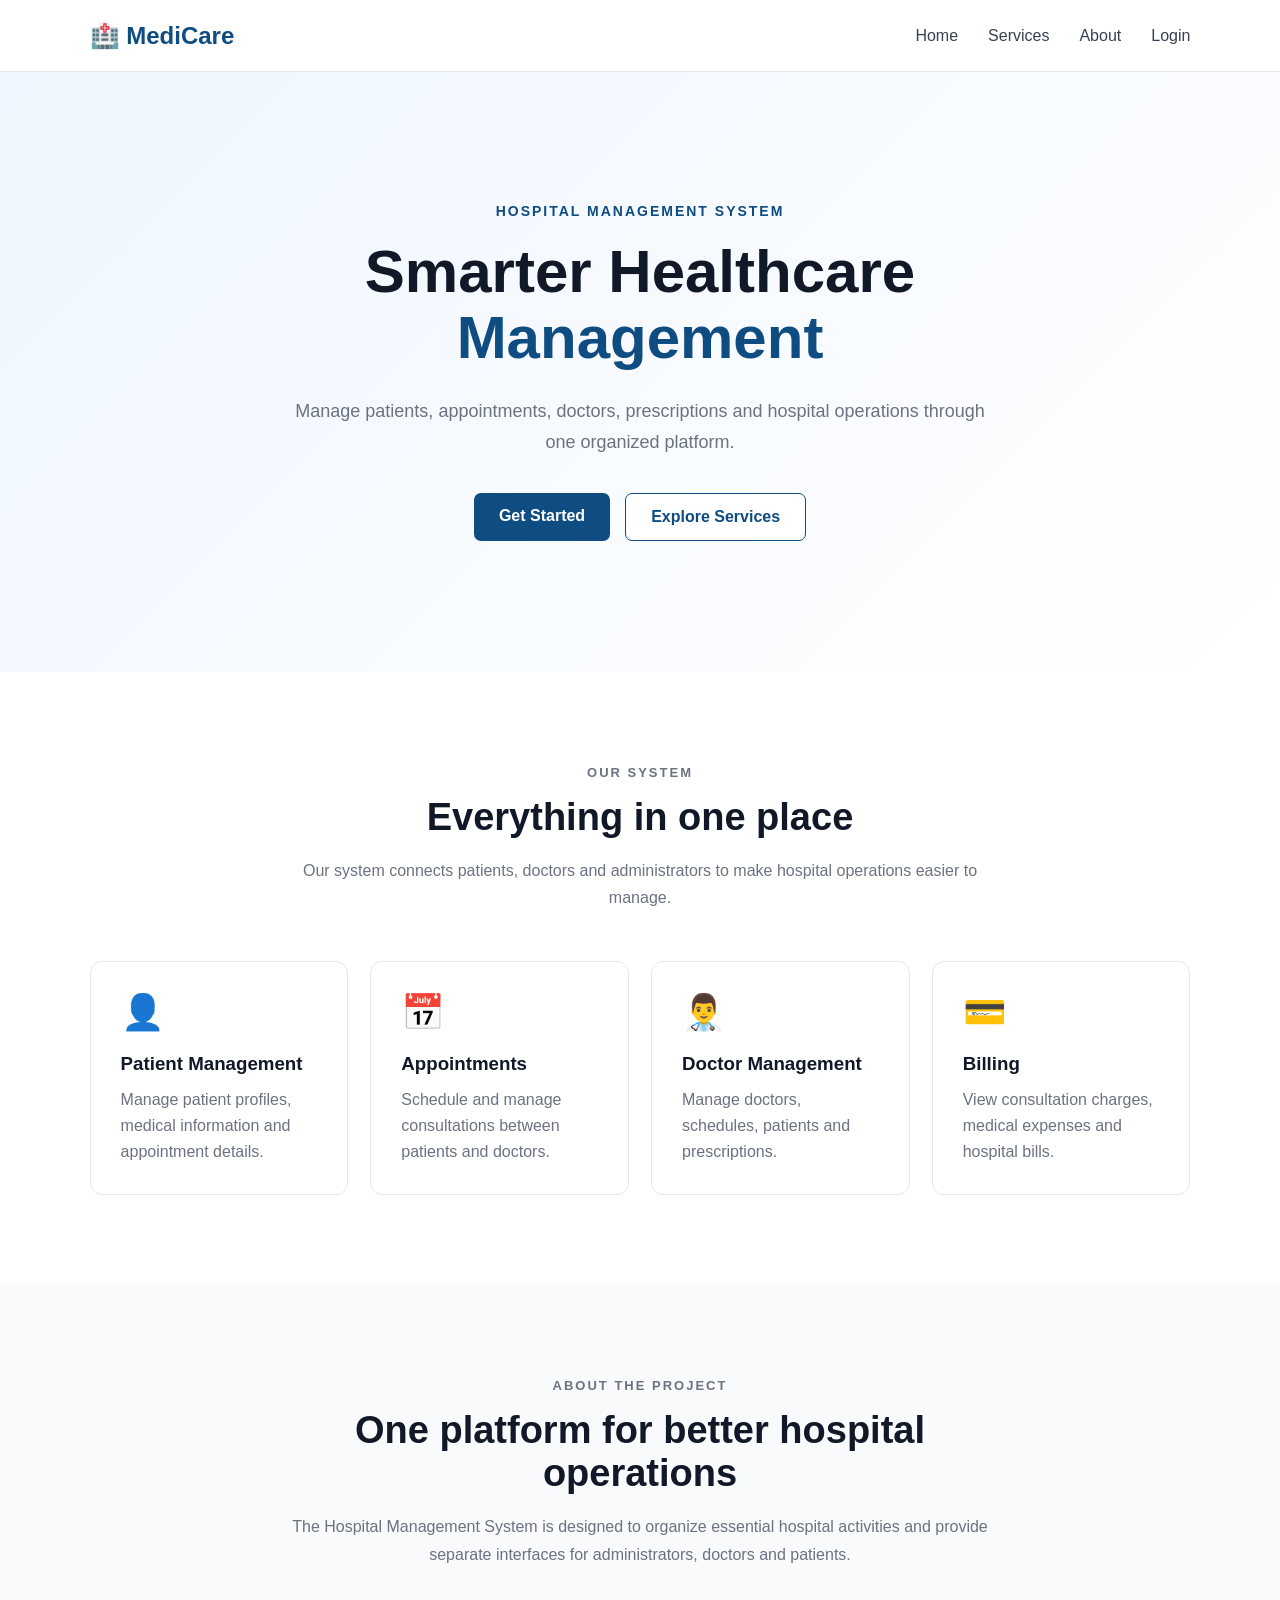
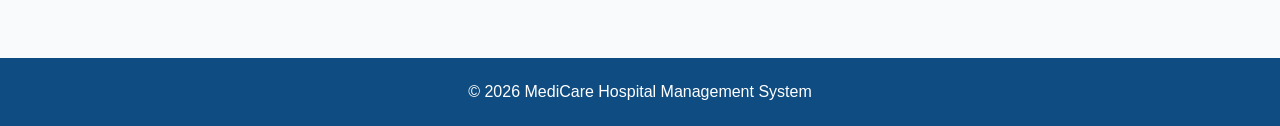
<file: index.html>
<!DOCTYPE html>
<html lang="en">

<head>
    <meta charset="UTF-8">
    <meta name="viewport" content="width=device-width, initial-scale=1.0">

    <title>MediCare | Hospital Management System</title>

    <link rel="stylesheet" href="css/style.css">
</head>

<body>

    <!-- Navigation -->
    <nav class="navbar">

        <div class="logo">
            🏥 MediCare
        </div>

        <div class="nav-links">
            <a href="#home">Home</a>
            <a href="#services">Services</a>
            <a href="#about">About</a>
            <a href="login.html">Login</a>
        </div>

    </nav>


    <!-- Hero Section -->
    <section class="hero" id="home">

        <div class="hero-content">

            <p class="tagline">HOSPITAL MANAGEMENT SYSTEM</p>

            <h1>
                Smarter Healthcare
                <span>Management</span>
            </h1>

            <p class="hero-description">
                Manage patients, appointments, doctors, prescriptions
                and hospital operations through one organized platform.
            </p>

            <div class="hero-buttons">

                <a href="login.html" class="primary-button">
                    Get Started
                </a>

                <a href="#services" class="secondary-button">
                    Explore Services
                </a>

            </div>

        </div>

    </section>


    <!-- Services -->
    <section class="services" id="services">

        <div class="section-heading">

            <p class="small-heading">OUR SYSTEM</p>

            <h2>
                Everything in one place
            </h2>

            <p>
                Our system connects patients, doctors and administrators
                to make hospital operations easier to manage.
            </p>

        </div>


        <div class="service-grid">

            <div class="service-card">

                <div class="icon">👤</div>

                <h3>Patient Management</h3>

                <p>
                    Manage patient profiles, medical information
                    and appointment details.
                </p>

            </div>


            <div class="service-card">

                <div class="icon">📅</div>

                <h3>Appointments</h3>

                <p>
                    Schedule and manage consultations between
                    patients and doctors.
                </p>

            </div>


            <div class="service-card">

                <div class="icon">👨‍⚕️</div>

                <h3>Doctor Management</h3>

                <p>
                    Manage doctors, schedules, patients and
                    prescriptions.
                </p>

            </div>


            <div class="service-card">

                <div class="icon">💳</div>

                <h3>Billing</h3>

                <p>
                    View consultation charges, medical expenses
                    and hospital bills.
                </p>

            </div>

        </div>

    </section>


    <!-- About -->
    <section class="about" id="about">

        <div>

            <p class="small-heading">ABOUT THE PROJECT</p>

            <h2>
                One platform for better
                hospital operations
            </h2>

            <p>
                The Hospital Management System is designed to
                organize essential hospital activities and provide
                separate interfaces for administrators, doctors
                and patients.
            </p>

        </div>

    </section>


    <!-- Footer -->
    <footer>

        <p>
            © 2026 MediCare Hospital Management System
        </p>

    </footer>


</body>

</html>
</file>
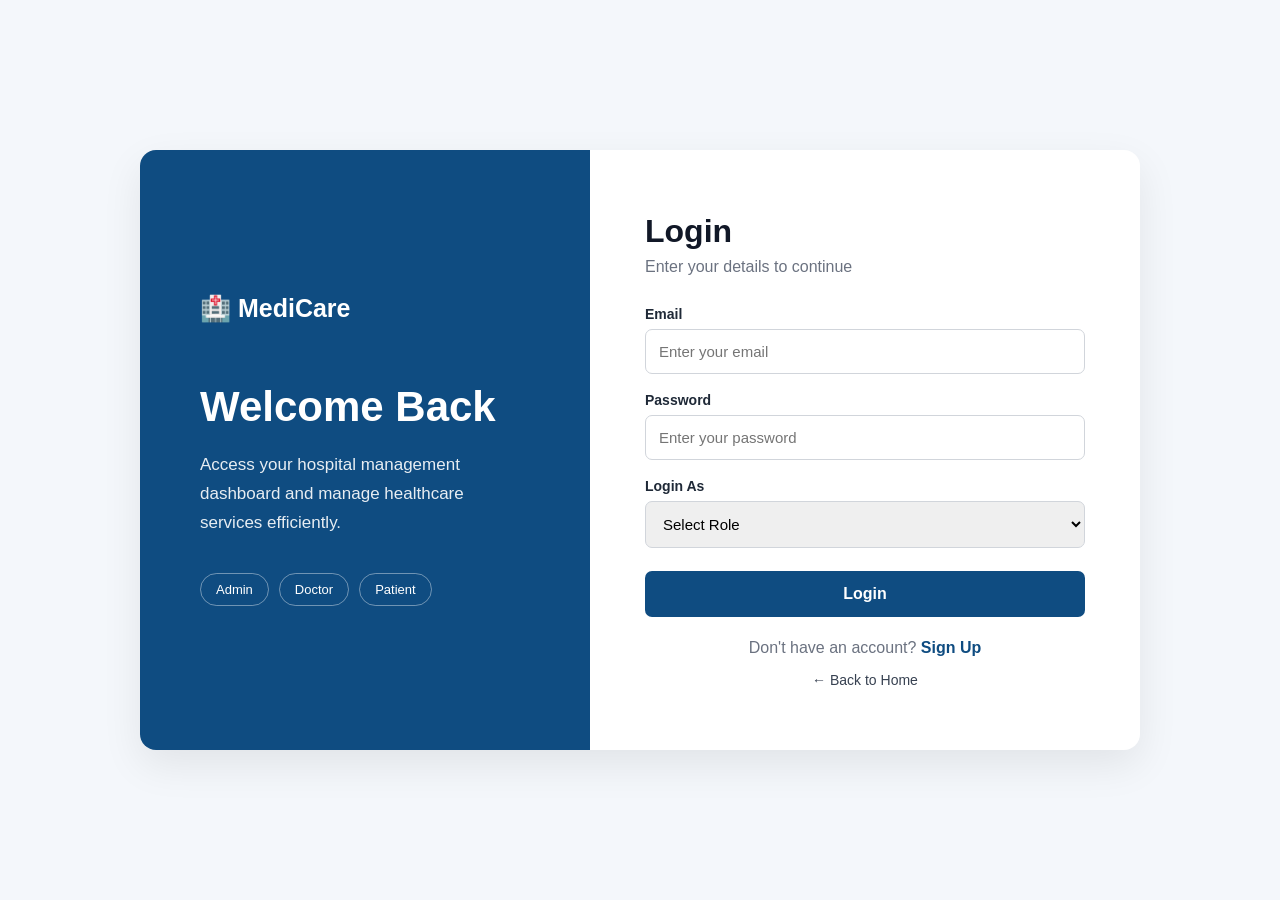
<file: login.html>
<!DOCTYPE html>
<html lang="en">

<head>
    <meta charset="UTF-8">
    <meta name="viewport" content="width=device-width, initial-scale=1.0">

    <title>Login | MediCare</title>

    <link rel="stylesheet" href="css/style.css">
</head>

<body class="auth-page">

    <div class="auth-container">

        <div class="auth-info">

            <div class="auth-logo">🏥 MediCare</div>

            <h1>
                Welcome Back
            </h1>

            <p>
                Access your hospital management dashboard
                and manage healthcare services efficiently.
            </p>

            <div class="role-info">
                <span>Admin</span>
                <span>Doctor</span>
                <span>Patient</span>
            </div>

        </div>


        <div class="auth-card">

            <h2>Login</h2>

            <p class="auth-subtitle">
                Enter your details to continue
            </p>

            <form id="loginForm">

                <label for="email">Email</label>

                <input
                    type="email"
                    id="email"
                    placeholder="Enter your email"
                    required
                >


                <label for="password">Password</label>

                <input
                    type="password"
                    id="password"
                    placeholder="Enter your password"
                    required
                >


                <label for="role">Login As</label>

                <select id="role" required>

                    <option value="">Select Role</option>

                    <option value="admin">
                        Admin
                    </option>

                    <option value="doctor">
                        Doctor
                    </option>

                    <option value="patient">
                        Patient
                    </option>

                </select>


                <button type="submit" class="auth-button">
                    Login
                </button>

            </form>


            <p class="auth-switch">

                Don't have an account?

                <a href="signup.html">
                    Sign Up
                </a>

            </p>


            <a href="index.html" class="back-home">
                ← Back to Home
            </a>

        </div>

    </div>


    <script src="js/auth.js"></script>

</body>

</html>
</file>
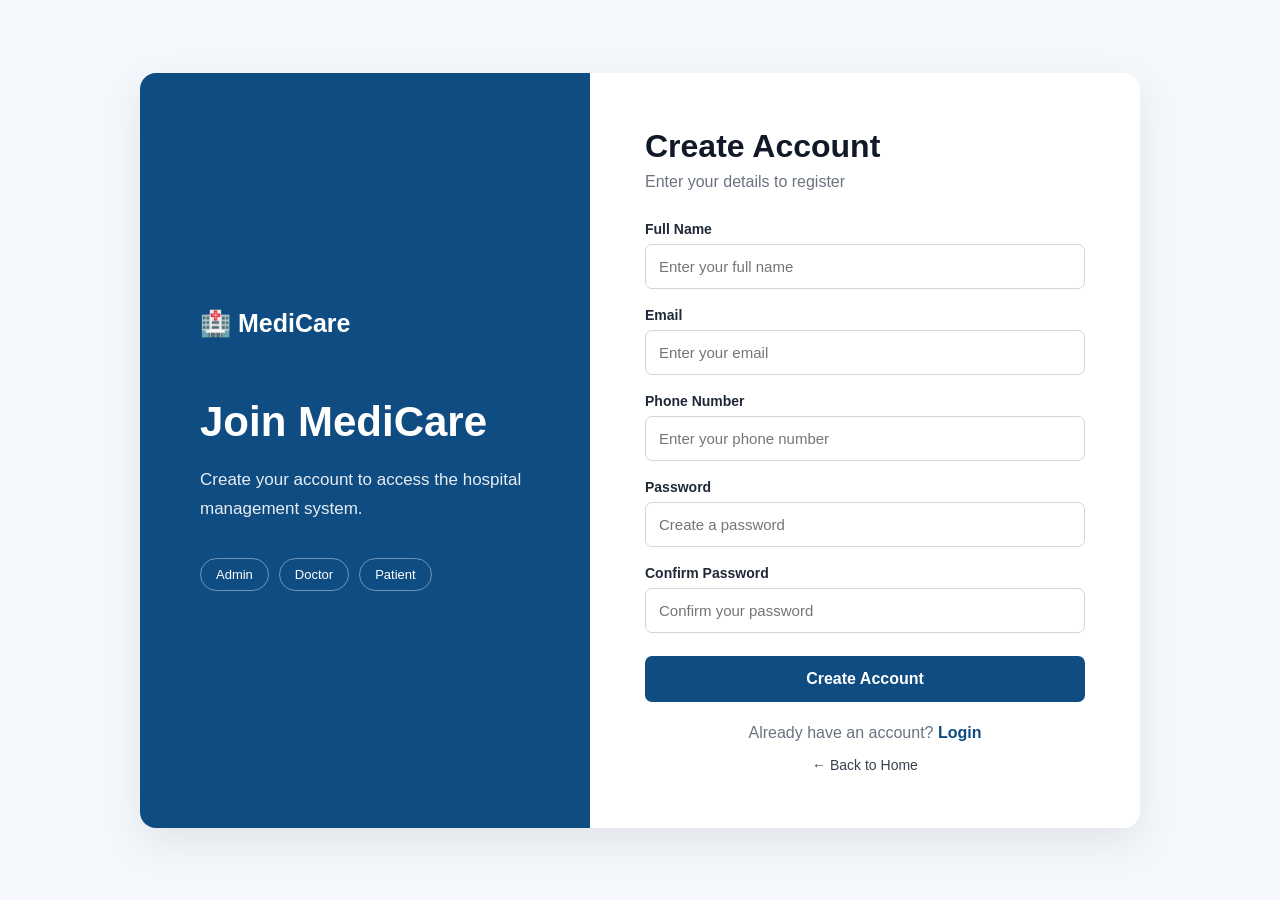
<file: signup.html>
<!DOCTYPE html>
<html lang="en">

<head>
    <meta charset="UTF-8">
    <meta name="viewport" content="width=device-width, initial-scale=1.0">

    <title>Sign Up | MediCare</title>

    <link rel="stylesheet" href="css/style.css">
</head>

<body class="auth-page">

    <div class="auth-container">

        <div class="auth-info">

            <div class="auth-logo">🏥 MediCare</div>

            <h1>
                Join MediCare
            </h1>

            <p>
                Create your account to access the
                hospital management system.
            </p>

            <div class="role-info">
                <span>Admin</span>
                <span>Doctor</span>
                <span>Patient</span>
            </div>

        </div>


        <div class="auth-card">

            <h2>Create Account</h2>

            <p class="auth-subtitle">
                Enter your details to register
            </p>


            <form id="signupForm">

                <label for="name">Full Name</label>

                <input
                    type="text"
                    id="name"
                    placeholder="Enter your full name"
                    required
                >


                <label for="signupEmail">Email</label>

                <input
                    type="email"
                    id="signupEmail"
                    placeholder="Enter your email"
                    required
                >


                <label for="phone">Phone Number</label>

                <input
                    type="tel"
                    id="phone"
                    placeholder="Enter your phone number"
                    required
                >


                <label for="signupPassword">Password</label>

                <input
                    type="password"
                    id="signupPassword"
                    placeholder="Create a password"
                    required
                >


                <label for="confirmPassword">
                    Confirm Password
                </label>

                <input
                    type="password"
                    id="confirmPassword"
                    placeholder="Confirm your password"
                    required
                >


                <button type="submit" class="auth-button">
                    Create Account
                </button>

            </form>


            <p class="auth-switch">

                Already have an account?

                <a href="login.html">
                    Login
                </a>

            </p>


            <a href="index.html" class="back-home">
                ← Back to Home
            </a>

        </div>

    </div>


    <script src="js/auth.js"></script>

</body>

</html>
</file>
<file: css/style.css>
* {
    margin: 0;
    padding: 0;
    box-sizing: border-box;
}

html {
    scroll-behavior: smooth;
}

body {
    font-family: Arial, sans-serif;
    color: #1f2937;
    background: #ffffff;
}


/* =========================
   NAVBAR
========================= */

.navbar {
    height: 72px;
    padding: 0 7%;
    display: flex;
    align-items: center;
    justify-content: space-between;
    background: white;
    border-bottom: 1px solid #e5e7eb;
}

.logo {
    font-size: 24px;
    font-weight: bold;
    color: #0f4c81;
}

.nav-links {
    display: flex;
    gap: 30px;
    align-items: center;
}

.nav-links a {
    text-decoration: none;
    color: #374151;
    font-weight: 500;
}

.nav-links a:hover {
    color: #0f4c81;
}


/* =========================
   HERO
========================= */

.hero {
    min-height: 600px;
    padding: 80px 7%;
    display: flex;
    align-items: center;
    justify-content: center;
    text-align: center;
    background: linear-gradient(
        135deg,
        #eff6ff,
        #ffffff
    );
}

.hero-content {
    max-width: 850px;
}

.tagline {
    color: #0f4c81;
    font-size: 14px;
    font-weight: bold;
    letter-spacing: 2px;
    margin-bottom: 20px;
}

.hero h1 {
    font-size: 60px;
    line-height: 1.1;
    margin-bottom: 25px;
    color: #111827;
}

.hero h1 span {
    color: #0f4c81;
}

.hero-description {
    font-size: 18px;
    line-height: 1.7;
    color: #6b7280;
    max-width: 700px;
    margin: 0 auto 35px;
}


/* =========================
   BUTTONS
========================= */

.hero-buttons {
    display: flex;
    justify-content: center;
    gap: 15px;
}

.primary-button,
.secondary-button {
    padding: 14px 25px;
    border-radius: 7px;
    text-decoration: none;
    font-weight: bold;
}

.primary-button {
    background: #0f4c81;
    color: white;
}

.secondary-button {
    border: 1px solid #0f4c81;
    color: #0f4c81;
    background: white;
}

.primary-button:hover {
    background: #12395b;
}

.secondary-button:hover {
    background: #eff6ff;
}


/* =========================
   SERVICES
========================= */

.services {
    padding: 90px 7%;
    background: white;
}

.section-heading {
    max-width: 700px;
    margin: 0 auto 50px;
    text-align: center;
}

.small-heading {
    color: #0f4c81;
    font-size: 13px;
    font-weight: bold;
    letter-spacing: 2px;
    margin-bottom: 12px;
}

.section-heading h2,
.about h2 {
    font-size: 38px;
    margin-bottom: 18px;
    color: #111827;
}

.section-heading p {
    color: #6b7280;
    line-height: 1.7;
}


/* =========================
   SERVICE GRID
========================= */

.service-grid {
    display: grid;
    grid-template-columns: repeat(4, 1fr);
    gap: 22px;
}

.service-card {
    padding: 30px;
    border: 1px solid #e5e7eb;
    border-radius: 12px;
    background: white;
    transition: 0.2s;
}

.service-card:hover {
    transform: translateY(-5px);
    box-shadow: 0 10px 25px rgba(0, 0, 0, 0.08);
}

.icon {
    font-size: 35px;
    margin-bottom: 20px;
}

.service-card h3 {
    margin-bottom: 12px;
    color: #111827;
}

.service-card p {
    color: #6b7280;
    line-height: 1.6;
}


/* =========================
   ABOUT
========================= */

.about {
    padding: 90px 7%;
    background: #f8fafc;
    text-align: center;
}

.about > div {
    max-width: 750px;
    margin: auto;
}

.about p {
    color: #6b7280;
    line-height: 1.7;
}


/* =========================
   FOOTER
========================= */

footer {
    padding: 25px;
    text-align: center;
    background: #0f4c81;
    color: white;
}


/* =========================
   RESPONSIVE
========================= */

@media (max-width: 900px) {

    .service-grid {
        grid-template-columns: repeat(2, 1fr);
    }

    .hero h1 {
        font-size: 45px;
    }

}


@media (max-width: 600px) {

    .navbar {
        padding: 0 5%;
    }

    .nav-links {
        gap: 12px;
    }

    .nav-links a:nth-child(2),
    .nav-links a:nth-child(3) {
        display: none;
    }

    .hero {
        padding: 60px 5%;
    }

    .hero h1 {
        font-size: 38px;
    }

    .hero-buttons {
        flex-direction: column;
    }

    .service-grid {
        grid-template-columns: 1fr;
    }

}
/* =========================
   AUTHENTICATION PAGES
========================= */

.auth-page {
    min-height: 100vh;
    background: #f4f7fb;
    display: flex;
    align-items: center;
    justify-content: center;
}

.auth-container {
    width: 90%;
    max-width: 1000px;
    min-height: 600px;

    display: flex;

    background: white;

    border-radius: 16px;

    overflow: hidden;

    box-shadow: 0 15px 40px rgba(0, 0, 0, 0.08);
}

.auth-info {
    width: 45%;

    padding: 60px;

    background: #0f4c81;

    color: white;

    display: flex;
    flex-direction: column;
    justify-content: center;
}

.auth-logo {
    font-size: 25px;
    font-weight: bold;
    margin-bottom: 60px;
}

.auth-info h1 {
    font-size: 42px;
    margin-bottom: 20px;
}

.auth-info p {
    font-size: 17px;
    line-height: 1.7;
    opacity: 0.9;
}

.role-info {
    display: flex;
    gap: 10px;
    margin-top: 35px;
    flex-wrap: wrap;
}

.role-info span {
    padding: 8px 15px;

    border: 1px solid rgba(255, 255, 255, 0.4);

    border-radius: 20px;

    font-size: 13px;
}

.auth-card {
    width: 55%;

    padding: 55px;

    display: flex;
    flex-direction: column;
    justify-content: center;
}

.auth-card h2 {
    font-size: 32px;
    color: #111827;
    margin-bottom: 8px;
}

.auth-subtitle {
    color: #6b7280;
    margin-bottom: 30px;
}

.auth-card label {
    display: block;

    margin-bottom: 7px;

    font-size: 14px;

    font-weight: bold;
}

.auth-card input,
.auth-card select {
    width: 100%;

    padding: 13px;

    margin-bottom: 18px;

    border: 1px solid #d1d5db;

    border-radius: 7px;

    font-size: 15px;

    box-sizing: border-box;
}

.auth-card input:focus,
.auth-card select:focus {
    outline: none;

    border-color: #0f4c81;
}

.auth-button {
    width: 100%;

    padding: 14px;

    margin-top: 5px;

    border: none;

    border-radius: 7px;

    background: #0f4c81;

    color: white;

    font-size: 16px;

    font-weight: bold;

    cursor: pointer;
}

.auth-button:hover {
    background: #12395b;
}

.auth-switch {
    text-align: center;

    margin-top: 22px;

    color: #6b7280;
}

.auth-switch a {
    color: #0f4c81;

    font-weight: bold;

    text-decoration: none;
}

.back-home {
    text-align: center;

    margin-top: 15px;

    color: #374151;

    text-decoration: none;

    font-size: 14px;
}


/* =========================
   AUTH RESPONSIVE
========================= */

@media (max-width: 700px) {

    .auth-container {
        width: 95%;
    }

    .auth-info {
        display: none;
    }

    .auth-card {
        width: 100%;
        padding: 35px;
    }

}
/* =========================
   ADMIN DASHBOARD
========================= */

.dashboard-page {
    background: #f5f7fb;
    min-height: 100vh;
}

.dashboard-nav {
    height: 70px;
    padding: 0 30px;

    display: flex;
    align-items: center;
    justify-content: space-between;

    background: white;
    border-bottom: 1px solid #e5e7eb;
}

.dashboard-logo {
    font-size: 22px;
    font-weight: bold;
    color: #0f4c81;
}

.dashboard-user {
    display: flex;
    align-items: center;
    gap: 20px;
}

.dashboard-user button {
    padding: 9px 18px;
    background: #0f4c81;
    color: white;
    border: none;
    border-radius: 6px;
    cursor: pointer;
}

.dashboard-layout {
    display: flex;
    min-height: calc(100vh - 70px);
}

.sidebar {
    width: 230px;
    padding: 30px 15px;

    background: #0f4c81;

    display: flex;
    flex-direction: column;
    gap: 8px;
}

.sidebar h3 {
    color: white;
    margin: 0 15px 20px;
}

.sidebar a {
    padding: 12px 15px;

    color: white;
    text-decoration: none;

    border-radius: 6px;
}

.sidebar a:hover,
.sidebar a.active {
    background: rgba(255, 255, 255, 0.15);
}

.dashboard-content {
    flex: 1;
    padding: 40px;
}

.dashboard-heading {
    margin-bottom: 30px;
}

.dashboard-heading h1 {
    margin: 5px 0 10px;
    font-size: 35px;
}

.dashboard-heading p {
    color: #6b7280;
}


/* Statistics Grid */

.stats-grid {
    display: grid;
    grid-template-columns: repeat(4, 1fr);
    gap: 20px;
    margin-bottom: 35px;
}

.stat-card {
    background: white;
    padding: 25px;

    border: 1px solid #e5e7eb;
    border-radius: 12px;

    display: flex;
    align-items: center;
    gap: 15px;
}

.stat-icon {
    font-size: 30px;
}

.stat-card p {
    margin: 0 0 5px;
    color: #6b7280;
    font-size: 14px;
}

.stat-card h2 {
    margin: 0;
    color: #111827;
}


/* Dashboard Sections */

.dashboard-section {
    background: white;
    padding: 25px;
    margin-bottom: 25px;

    border: 1px solid #e5e7eb;
    border-radius: 12px;
}

.dashboard-section h2 {
    margin-top: 0;
}

.section-title-row p {
    color: #6b7280;
}


/* Table */

.table-container {
    overflow-x: auto;
    margin-top: 20px;
}

table {
    width: 100%;
    border-collapse: collapse;
}

th,
td {
    padding: 15px;
    text-align: left;
    border-bottom: 1px solid #e5e7eb;
}

th {
    background: #f8fafc;
    color: #374151;
}

td {
    color: #4b5563;
}


/* Status */

.status {
    padding: 6px 10px;
    border-radius: 20px;
    font-size: 12px;
    font-weight: bold;
}

.confirmed {
    background: #dcfce7;
    color: #166534;
}

.pending {
    background: #fef3c7;
    color: #92400e;
}


/* Quick Actions */

.quick-actions {
    display: flex;
    gap: 12px;
    flex-wrap: wrap;
}

.quick-actions button {
    width: auto;

    padding: 12px 18px;

    background: #0f4c81;
    color: white;

    border: none;
    border-radius: 7px;

    cursor: pointer;
}

.quick-actions button:hover {
    background: #12395b;
}


/* Responsive */

@media (max-width: 1000px) {

    .stats-grid {
        grid-template-columns: repeat(2, 1fr);
    }

}

@media (max-width: 700px) {

    .sidebar {
        width: 180px;
    }

    .dashboard-content {
        padding: 20px;
    }

}

@media (max-width: 600px) {

    .dashboard-layout {
        flex-direction: column;
    }

    .sidebar {
        width: auto;
    }

    .stats-grid {
        grid-template-columns: 1fr;
    }

}
</file>
